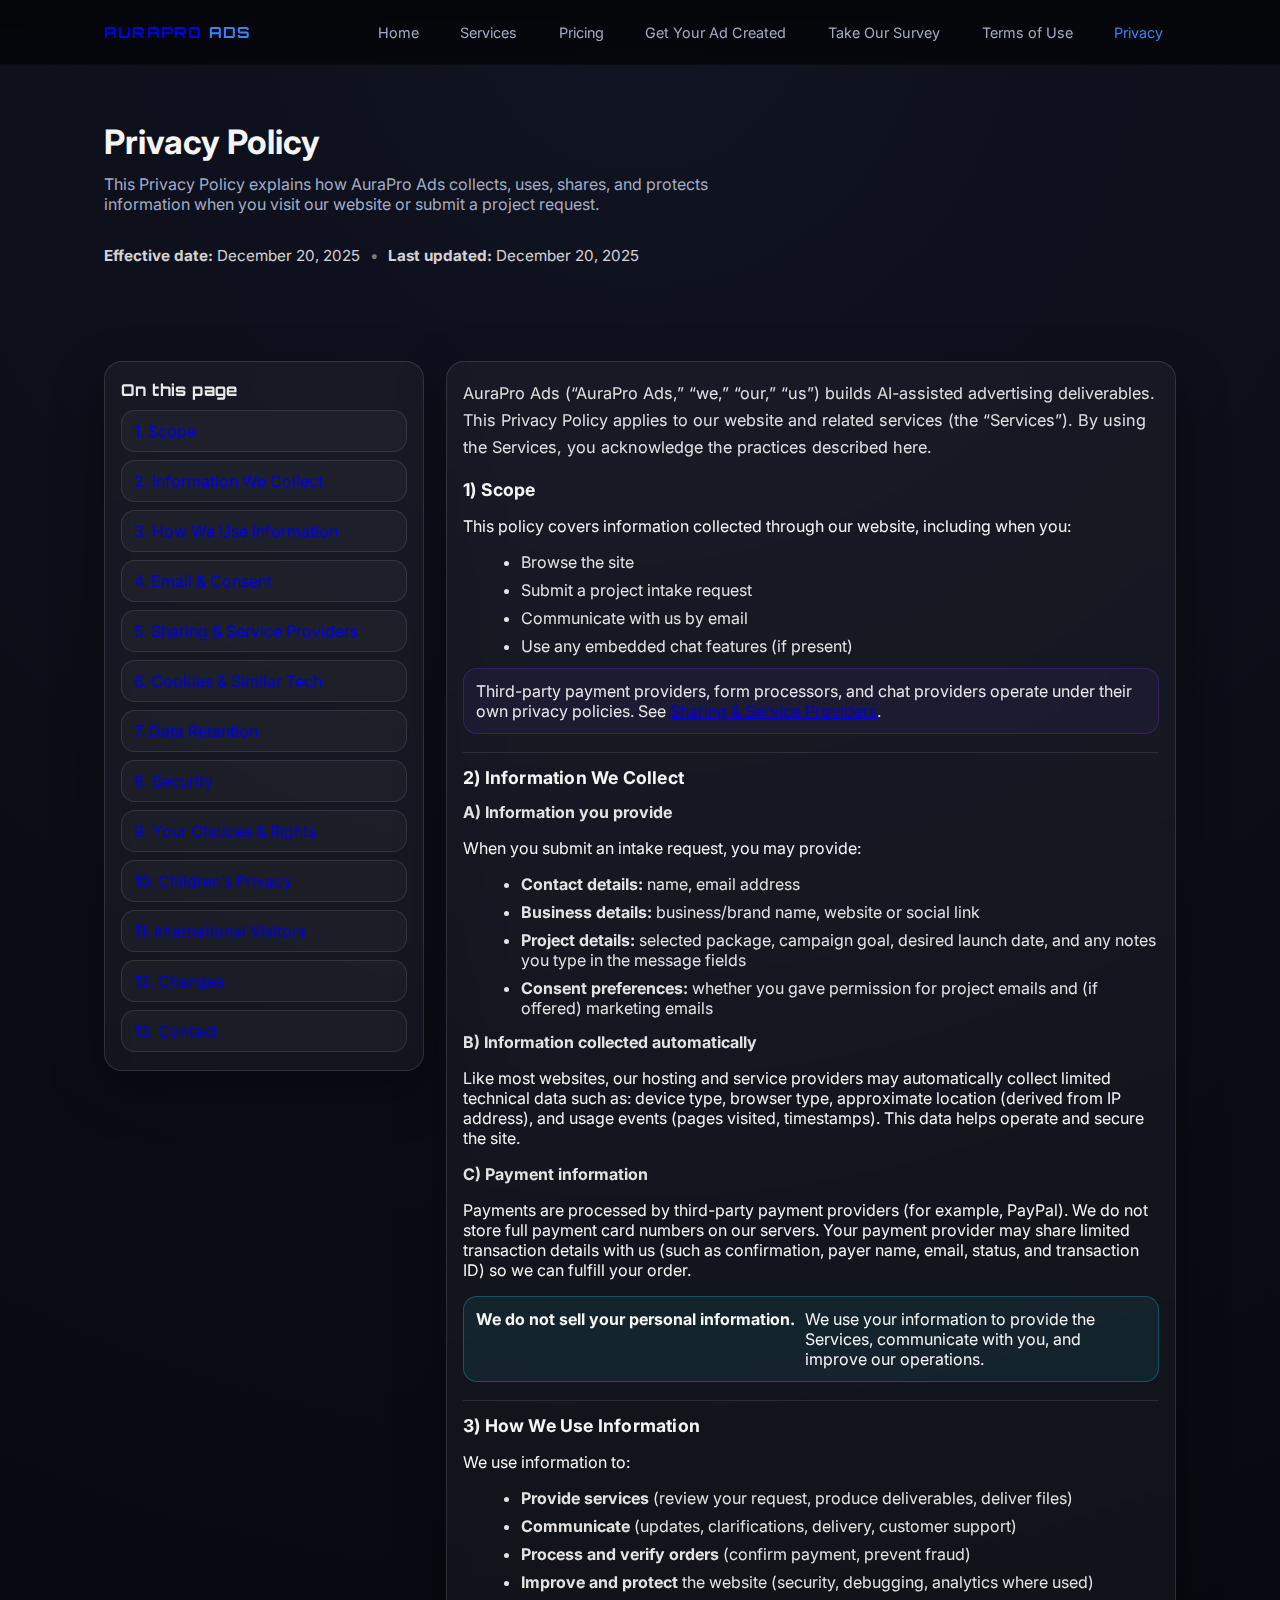
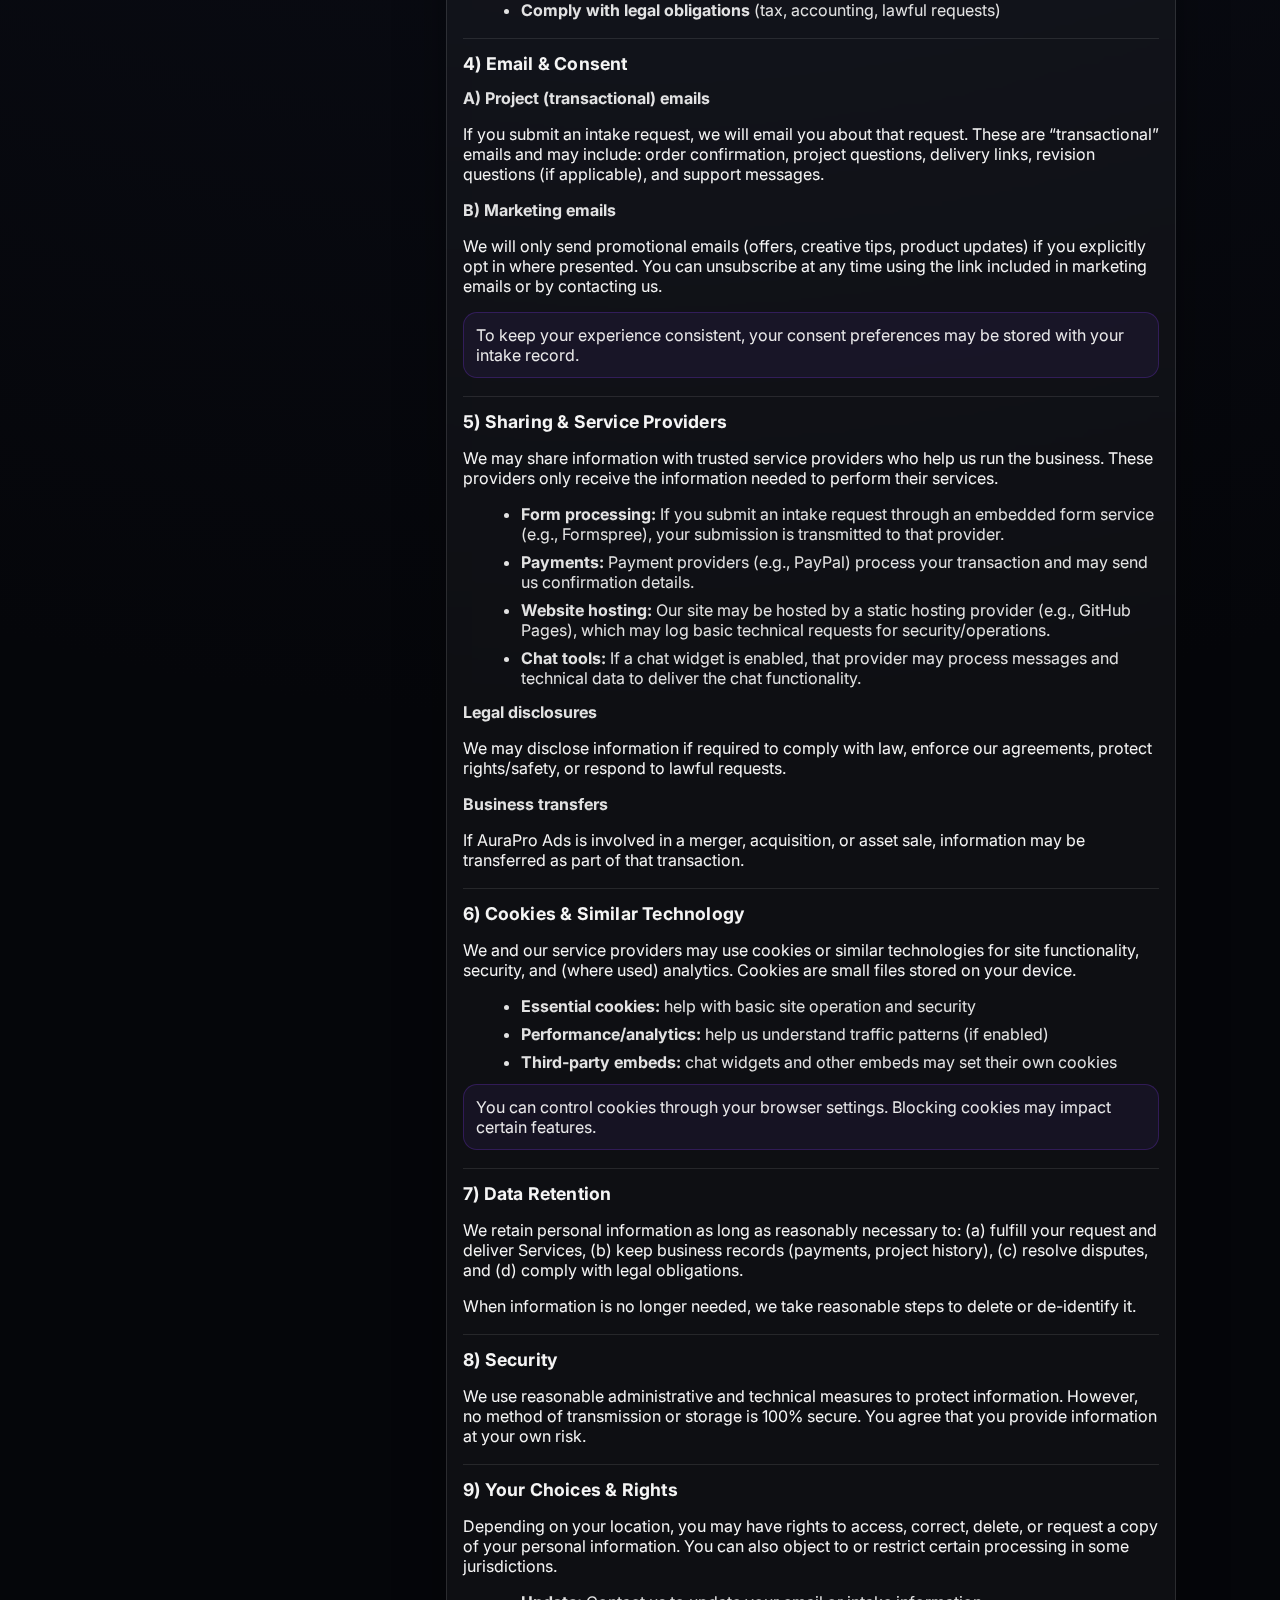
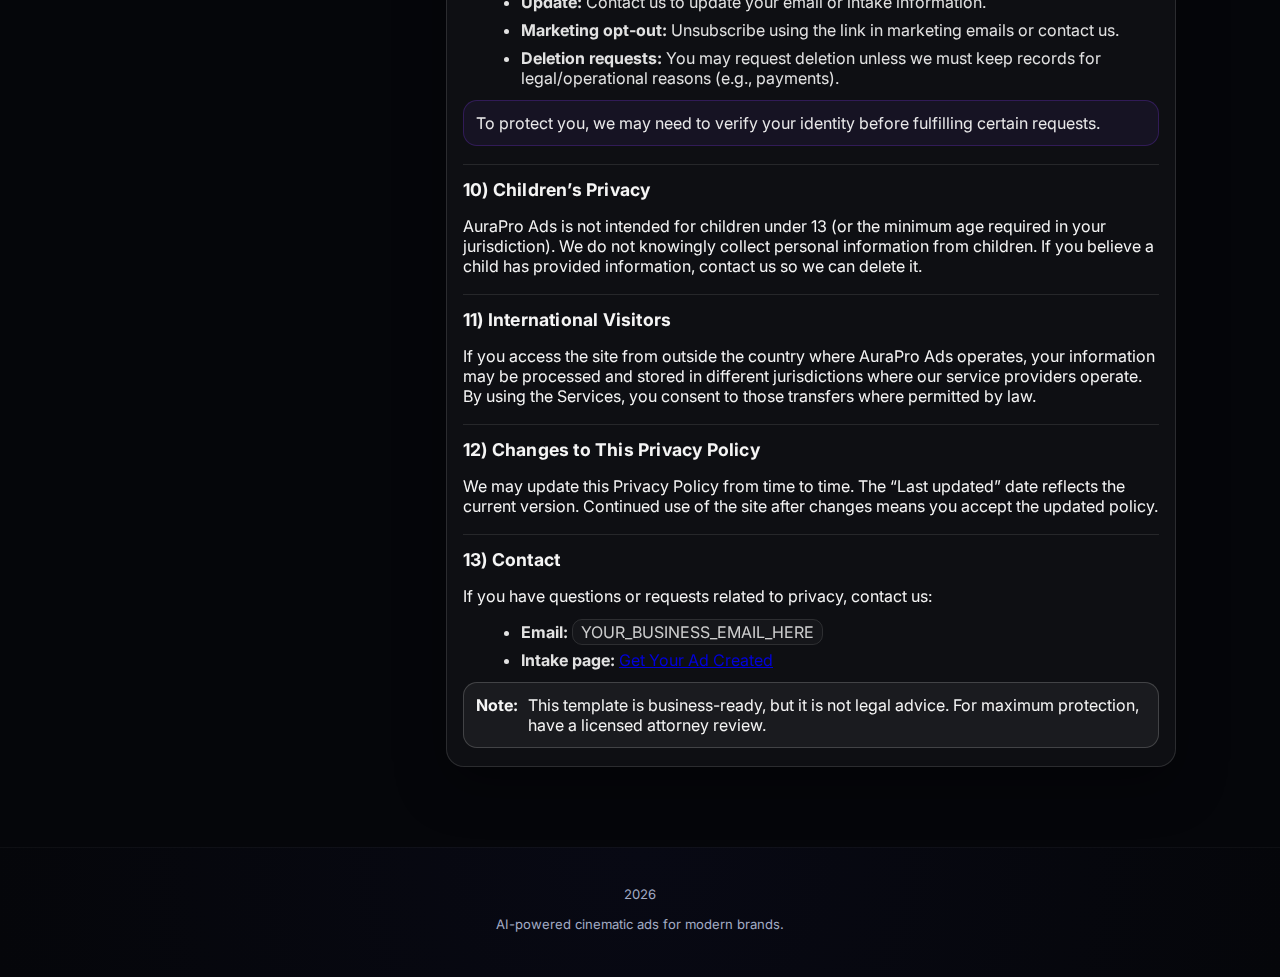
<file: privacy.html>
<!DOCTYPE html>
<html lang="en">
<head>
  <meta charset="UTF-8" />
  <meta name="viewport" content="width=device-width, initial-scale=1" />
  <title>Privacy Policy | AuraPro Ads</title>
  <link rel="stylesheet" href="styles.css" />
  <link rel="icon" type="image/png" href="favicon.png" />
  <link rel="preconnect" href="https://fonts.googleapis.com">
  <link rel="preconnect" href="https://fonts.gstatic.com" crossorigin>
  <link href="https://fonts.googleapis.com/css2?family=Inter:wght@300;400;600;700&family=Orbitron:wght@500;700&display=swap" rel="stylesheet">
</head>

<body class="privacy-page">
  <header class="site-header">
    <div class="container nav-container">
      <a href="index.html" class="logo">
        <span class="logo-main">AuraPro<span class="logo-accent"> Ads</span></span>
      </a>
      <nav class="main-nav">
        <a href="index.html" class="nav-link">Home</a>
        <a href="services.html" class="nav-link">Services</a>
        <a href="pricing.html" class="nav-link">Pricing</a>
        <a href="contact.html" class="nav-link">Get Your Ad Created</a>
        <a href="survey.html" class="nav-link">Take Our Survey</a>
        <a href="terms.html" class="nav-link">Terms of Use</a>
        <a href="privacy.html" class="nav-link active">Privacy</a>
      </nav>
    </div>
  </header>

  <main>
    <section class="section page-hero">
      <div class="container">
        <h1 class="page-title">Privacy Policy</h1>
        <p class="section-intro">
          This Privacy Policy explains how AuraPro Ads collects, uses, shares, and protects information when you visit our website
          or submit a project request.
        </p>

        <div class="privacy-meta">
          <span><strong>Effective date:</strong> <span id="effectiveDate">December 20, 2025</span></span>
          <span class="privacy-dot">•</span>
          <span><strong>Last updated:</strong> <span id="lastUpdated">December 20, 2025</span></span>
        </div>
      </div>
    </section>

    <section class="section">
      <div class="container privacy-shell">

        <aside class="privacy-toc" aria-label="Privacy table of contents">
          <div class="privacy-card">
            <h2 class="privacy-card-title">On this page</h2>
            <nav class="privacy-toc-links">
              <a href="#scope">1. Scope</a>
              <a href="#info">2. Information We Collect</a>
              <a href="#use">3. How We Use Information</a>
              <a href="#email">4. Email & Consent</a>
              <a href="#share">5. Sharing & Service Providers</a>
              <a href="#cookies">6. Cookies & Similar Tech</a>
              <a href="#retention">7. Data Retention</a>
              <a href="#security">8. Security</a>
              <a href="#rights">9. Your Choices & Rights</a>
              <a href="#children">10. Children’s Privacy</a>
              <a href="#international">11. International Visitors</a>
              <a href="#changes">12. Changes</a>
              <a href="#contact">13. Contact</a>
            </nav>
          </div>
        </aside>

        <article class="privacy-content">
          <div class="privacy-card">
            <p class="privacy-lead">
              AuraPro Ads (“AuraPro Ads,” “we,” “our,” “us”) builds AI-assisted advertising deliverables. This Privacy Policy
              applies to our website and related services (the “Services”). By using the Services, you acknowledge the practices
              described here.
            </p>

            <section class="privacy-section" id="scope">
              <h2>1) Scope</h2>
              <p>
                This policy covers information collected through our website, including when you:
              </p>
              <ul class="privacy-list">
                <li>Browse the site</li>
                <li>Submit a project intake request</li>
                <li>Communicate with us by email</li>
                <li>Use any embedded chat features (if present)</li>
              </ul>
              <p class="privacy-note">
                Third-party payment providers, form processors, and chat providers operate under their own privacy policies. See
                <a href="#share">Sharing & Service Providers</a>.
              </p>
            </section>

            <section class="privacy-section" id="info">
              <h2>2) Information We Collect</h2>

              <h3 class="privacy-h3">A) Information you provide</h3>
              <p>
                When you submit an intake request, you may provide:
              </p>
              <ul class="privacy-list">
                <li><strong>Contact details:</strong> name, email address</li>
                <li><strong>Business details:</strong> business/brand name, website or social link</li>
                <li><strong>Project details:</strong> selected package, campaign goal, desired launch date, and any notes you type in the message fields</li>
                <li><strong>Consent preferences:</strong> whether you gave permission for project emails and (if offered) marketing emails</li>
              </ul>

              <h3 class="privacy-h3">B) Information collected automatically</h3>
              <p>
                Like most websites, our hosting and service providers may automatically collect limited technical data such as:
                device type, browser type, approximate location (derived from IP address), and usage events (pages visited, timestamps).
                This data helps operate and secure the site.
              </p>

              <h3 class="privacy-h3">C) Payment information</h3>
              <p>
                Payments are processed by third-party payment providers (for example, PayPal). We do not store full payment card
                numbers on our servers. Your payment provider may share limited transaction details with us (such as confirmation,
                payer name, email, status, and transaction ID) so we can fulfill your order.
              </p>

              <div class="privacy-callout">
                <strong>We do not sell your personal information.</strong>
                <span>We use your information to provide the Services, communicate with you, and improve our operations.</span>
              </div>
            </section>

            <section class="privacy-section" id="use">
              <h2>3) How We Use Information</h2>
              <p>We use information to:</p>
              <ul class="privacy-list">
                <li><strong>Provide services</strong> (review your request, produce deliverables, deliver files)</li>
                <li><strong>Communicate</strong> (updates, clarifications, delivery, customer support)</li>
                <li><strong>Process and verify orders</strong> (confirm payment, prevent fraud)</li>
                <li><strong>Improve and protect</strong> the website (security, debugging, analytics where used)</li>
                <li><strong>Comply with legal obligations</strong> (tax, accounting, lawful requests)</li>
              </ul>
            </section>

            <section class="privacy-section" id="email">
              <h2>4) Email & Consent</h2>

              <h3 class="privacy-h3">A) Project (transactional) emails</h3>
              <p>
                If you submit an intake request, we will email you about that request. These are “transactional” emails and may include:
                order confirmation, project questions, delivery links, revision questions (if applicable), and support messages.
              </p>

              <h3 class="privacy-h3">B) Marketing emails</h3>
              <p>
                We will only send promotional emails (offers, creative tips, product updates) if you explicitly opt in where presented.
                You can unsubscribe at any time using the link included in marketing emails or by contacting us.
              </p>

              <p class="privacy-note">
                To keep your experience consistent, your consent preferences may be stored with your intake record.
              </p>
            </section>

            <section class="privacy-section" id="share">
              <h2>5) Sharing & Service Providers</h2>
              <p>
                We may share information with trusted service providers who help us run the business. These providers only receive the
                information needed to perform their services.
              </p>

              <ul class="privacy-list">
                <li><strong>Form processing:</strong> If you submit an intake request through an embedded form service (e.g., Formspree), your submission is transmitted to that provider.</li>
                <li><strong>Payments:</strong> Payment providers (e.g., PayPal) process your transaction and may send us confirmation details.</li>
                <li><strong>Website hosting:</strong> Our site may be hosted by a static hosting provider (e.g., GitHub Pages), which may log basic technical requests for security/operations.</li>
                <li><strong>Chat tools:</strong> If a chat widget is enabled, that provider may process messages and technical data to deliver the chat functionality.</li>
              </ul>

              <h3 class="privacy-h3">Legal disclosures</h3>
              <p>
                We may disclose information if required to comply with law, enforce our agreements, protect rights/safety, or respond to lawful requests.
              </p>

              <h3 class="privacy-h3">Business transfers</h3>
              <p>
                If AuraPro Ads is involved in a merger, acquisition, or asset sale, information may be transferred as part of that transaction.
              </p>
            </section>

            <section class="privacy-section" id="cookies">
              <h2>6) Cookies & Similar Technology</h2>
              <p>
                We and our service providers may use cookies or similar technologies for site functionality, security, and (where used) analytics.
                Cookies are small files stored on your device.
              </p>
              <ul class="privacy-list">
                <li><strong>Essential cookies:</strong> help with basic site operation and security</li>
                <li><strong>Performance/analytics:</strong> help us understand traffic patterns (if enabled)</li>
                <li><strong>Third-party embeds:</strong> chat widgets and other embeds may set their own cookies</li>
              </ul>
              <p class="privacy-note">
                You can control cookies through your browser settings. Blocking cookies may impact certain features.
              </p>
            </section>

            <section class="privacy-section" id="retention">
              <h2>7) Data Retention</h2>
              <p>
                We retain personal information as long as reasonably necessary to:
                (a) fulfill your request and deliver Services,
                (b) keep business records (payments, project history),
                (c) resolve disputes, and
                (d) comply with legal obligations.
              </p>
              <p>
                When information is no longer needed, we take reasonable steps to delete or de-identify it.
              </p>
            </section>

            <section class="privacy-section" id="security">
              <h2>8) Security</h2>
              <p>
                We use reasonable administrative and technical measures to protect information. However, no method of transmission or storage is 100% secure.
                You agree that you provide information at your own risk.
              </p>
            </section>

            <section class="privacy-section" id="rights">
              <h2>9) Your Choices & Rights</h2>
              <p>
                Depending on your location, you may have rights to access, correct, delete, or request a copy of your personal information.
                You can also object to or restrict certain processing in some jurisdictions.
              </p>
              <ul class="privacy-list">
                <li><strong>Update:</strong> Contact us to update your email or intake information.</li>
                <li><strong>Marketing opt-out:</strong> Unsubscribe using the link in marketing emails or contact us.</li>
                <li><strong>Deletion requests:</strong> You may request deletion unless we must keep records for legal/operational reasons (e.g., payments).</li>
              </ul>
              <p class="privacy-note">
                To protect you, we may need to verify your identity before fulfilling certain requests.
              </p>
            </section>

            <section class="privacy-section" id="children">
              <h2>10) Children’s Privacy</h2>
              <p>
                AuraPro Ads is not intended for children under 13 (or the minimum age required in your jurisdiction). We do not knowingly collect
                personal information from children. If you believe a child has provided information, contact us so we can delete it.
              </p>
            </section>

            <section class="privacy-section" id="international">
              <h2>11) International Visitors</h2>
              <p>
                If you access the site from outside the country where AuraPro Ads operates, your information may be processed and stored in different
                jurisdictions where our service providers operate. By using the Services, you consent to those transfers where permitted by law.
              </p>
            </section>

            <section class="privacy-section" id="changes">
              <h2>12) Changes to This Privacy Policy</h2>
              <p>
                We may update this Privacy Policy from time to time. The “Last updated” date reflects the current version. Continued use of the site
                after changes means you accept the updated policy.
              </p>
            </section>

            <section class="privacy-section" id="contact">
              <h2>13) Contact</h2>
              <p>
                If you have questions or requests related to privacy, contact us:
              </p>
              <ul class="privacy-list">
                <li><strong>Email:</strong> <span class="privacy-placeholder">YOUR_BUSINESS_EMAIL_HERE</span></li>
                <li><strong>Intake page:</strong> <a href="contact.html">Get Your Ad Created</a></li>
              </ul>

              <div class="privacy-callout privacy-callout-soft">
                <strong>Note:</strong>
                <span>This template is business-ready, but it is not legal advice. For maximum protection, have a licensed attorney review.</span>
              </div>
            </section>
          </div>
        </article>

      </div>
    </section>
  </main>

  <footer class="site-footer">
    <div class="container footer-inner">
      <p><span id="year"></span></p>
      <p class="footer-sub">AI-powered cinematic ads for modern brands.</p>
    </div>
    <script>
      document.getElementById('year').textContent = new Date().getFullYear();
    </script>
  </footer>
</body>
</html>
</file>
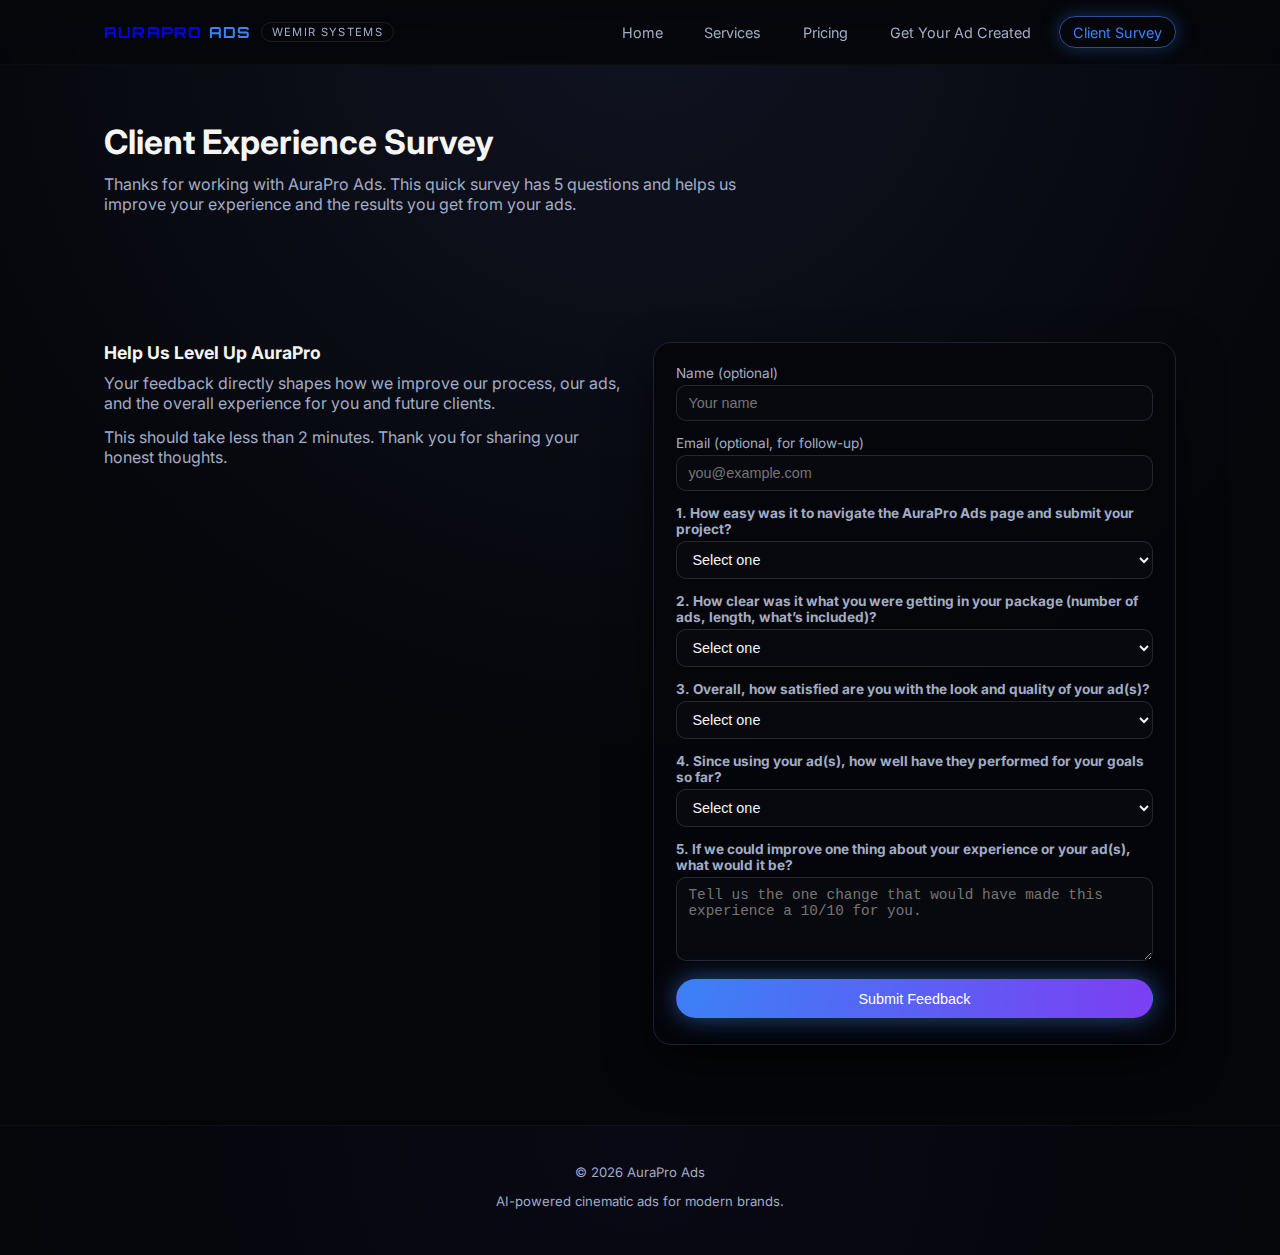
<file: survey.html>
<!DOCTYPE html>
<html lang="en">
<head>
  <meta charset="UTF-8">
  <meta name="viewport" content="width=device-width, initial-scale=1">
  <title>AuraPro Ads – Client Feedback Survey</title>
  <link rel="stylesheet" href="styles.css">
  <link rel="icon" type="image/png" href="favicon.png">
  <link rel="preconnect" href="https://fonts.googleapis.com">
  <link rel="preconnect" href="https://fonts.gstatic.com" crossorigin>
  <link href="https://fonts.googleapis.com/css2?family=Inter:wght@300;400;600;700&family=Orbitron:wght@500;700&display=swap" rel="stylesheet">
</head>
<body>
  <!-- Header / Nav -->
  <header class="site-header">
    <div class="container nav-container">
      <a href="index.html" class="logo">
        <span class="logo-main">AuraPro<span class="logo-accent"> Ads</span></span>
        <span class="logo-tag">WEMIR Systems</span>
      </a>
      <nav class="main-nav">
        <a href="index.html" class="nav-link">Home</a>
        <a href="services.html" class="nav-link">Services</a>
        <a href="pricing.html" class="nav-link">Pricing</a>
        <a href="contact.html" class="nav-link">Get Your Ad Created</a>
        <a href="survey.html" class="nav-link nav-cta active">Client Survey</a>
      </nav>
    </div>
  </header>

  <main>
    <!-- Hero -->
    <section class="section page-hero">
      <div class="container">
        <h1 class="page-title">Client Experience Survey</h1>
        <p class="section-intro">
          Thanks for working with AuraPro Ads. This quick survey has 5 questions and helps us improve your experience and the results you get from your ads.
        </p>
      </div>
    </section>

    <!-- Survey Form -->
    <section class="section">
      <div class="container">
        <div class="grid grid-2 contact-grid">
          <div>
            <h2 class="card-title">Help Us Level Up AuraPro</h2>
            <p class="card-body">
              Your feedback directly shapes how we improve our process, our ads, and the overall experience for you and future clients.
            </p>
            <p class="card-body">
              This should take less than 2 minutes. Thank you for sharing your honest thoughts.
            </p>
          </div>

          <div>
            <form
              class="form"
              id="survey-form"
              method="POST"
              action="https://formspree.io/f/manrpaol"
            >
              <!-- Basic Info (optional but helpful) -->
              <div class="form-group">
                <label for="name">Name (optional)</label>
                <input type="text" id="name" name="name" placeholder="Your name">
              </div>

              <div class="form-group">
                <label for="email">Email (optional, for follow-up)</label>
                <input type="email" id="email" name="email" placeholder="you@example.com">
              </div>

              <!-- Q1: Navigation Experience -->
              <div class="form-group">
                <label for="q1"><strong>1. How easy was it to navigate the AuraPro Ads page and submit your project?</strong></label>
                <select id="q1" name="navigation_ease" required>
                  <option value="">Select one</option>
                  <option value="1 - Very difficult">1 – Very difficult</option>
                  <option value="2 - Somewhat difficult">2 – Somewhat difficult</option>
                  <option value="3 - Neutral">3 – Neutral</option>
                  <option value="4 - Easy">4 – Easy</option>
                  <option value="5 - Very easy">5 – Very easy</option>
                </select>
              </div>

              <!-- Q2: Clarity of package / expectations -->
              <div class="form-group">
                <label for="q2"><strong>2. How clear was it what you were getting in your package (number of ads, length, what’s included)?</strong></label>
                <select id="q2" name="package_clarity" required>
                  <option value="">Select one</option>
                  <option value="1 - Very unclear">1 – Very unclear</option>
                  <option value="2 - Somewhat unclear">2 – Somewhat unclear</option>
                  <option value="3 - Neutral">3 – Neutral</option>
                  <option value="4 - Clear">4 – Clear</option>
                  <option value="5 - Very clear">5 – Very clear</option>
                </select>
              </div>

              <!-- Q3: Satisfaction with ad quality -->
              <div class="form-group">
                <label for="q3"><strong>3. Overall, how satisfied are you with the look and quality of your ad(s)?</strong></label>
                <select id="q3" name="ad_quality_satisfaction" required>
                  <option value="">Select one</option>
                  <option value="1 - Very dissatisfied">1 – Very dissatisfied</option>
                  <option value="2 - Somewhat dissatisfied">2 – Somewhat dissatisfied</option>
                  <option value="3 - Neutral">3 – Neutral</option>
                  <option value="4 - Satisfied">4 – Satisfied</option>
                  <option value="5 - Very satisfied">5 – Very satisfied</option>
                </select>
              </div>

              <!-- Q4: Results / performance -->
              <div class="form-group">
                <label for="q4"><strong>4. Since using your ad(s), how well have they performed for your goals so far?</strong></label>
                <select id="q4" name="ad_results" required>
                  <option value="">Select one</option>
                  <option value="Havent used yet">I haven’t used them yet</option>
                  <option value="Below expectations">Below my expectations</option>
                  <option value="Met expectations">Met my expectations</option>
                  <option value="Exceeded expectations">Exceeded my expectations</option>
                </select>
              </div>

              <!-- Q5: Main improvement -->
              <div class="form-group">
                <label for="q5"><strong>5. If we could improve one thing about your experience or your ad(s), what would it be?</strong></label>
                <textarea
                  id="q5"
                  name="improvement_suggestion"
                  rows="4"
                  placeholder="Tell us the one change that would have made this experience a 10/10 for you."
                  required
                ></textarea>
              </div>

              <button type="submit" class="btn btn-primary btn-full">
                Submit Feedback
              </button>
            </form>
          </div>
        </div>
      </div>
    </section>
  </main>

  <footer class="site-footer">
    <div class="container footer-inner">
      <p>© <span id="year"></span> AuraPro Ads</p>
      <p class="footer-sub">AI-powered cinematic ads for modern brands.</p>
    </div>
    <script>
      document.getElementById('year').textContent = new Date().getFullYear();
    </script>
  </footer>
</body>
</html>
</file>
<file: styles.css>
:root {
  --bg-main: #05060a;
  --bg-alt: #0b0d15;
  --card-bg: #101321;
  --border-subtle: #1c2133;
  --text-main: #f5f5f5;
  --text-muted: #a3acc5;
  --accent-red: #ff3366;
  --accent-blue: #3b82f6;
  --accent-purple: #7b3ff3;
  --shadow-soft: 0 18px 45px rgba(0, 0, 0, 0.6);
  --radius-lg: 18px;
  --radius-pill: 999px;
}
*,
*::before,
*::after {
  box-sizing: border-box;
}

html, body {
  margin: 0;
  padding: 0;
}

body {
  font-family: 'Inter', system-ui, -apple-system, BlinkMacSystemFont, 'Segoe UI', sans-serif;
  background: radial-gradient(circle at top, #101321 0, #05060a 55%);
  color: var(--text-main);
  min-height: 100vh;
}

/* Layout */

.container {
  width: 100%;
  max-width: 1120px;
  margin: 0 auto;
  padding: 0 1.5rem;
}

/* Header & Navigation */

.site-header {
  position: sticky;
  top: 0;
  z-index: 20;
  background: linear-gradient(to bottom, rgba(5, 6, 10, 0.98), rgba(5, 6, 10, 0.88));
  border-bottom: 1px solid rgba(255, 255, 255, 0.03);
  backdrop-filter: blur(16px);
}

.nav-container {
  display: flex;
  align-items: center;
  justify-content: space-between;
  height: 64px;
}

.logo {
  display: flex;
  align-items: center;
  gap: 0.6rem;
  text-decoration: none;
}

.logo-main {
  font-family: 'Orbitron', system-ui, sans-serif;
  font-weight: 700;
  letter-spacing: 0.08em;
  font-size: 0.95rem;
  text-transform: uppercase;
}

.logo-accent {
  color: var(--accent-blue);
}

.logo-tag {
  font-size: 0.7rem;
  border-radius: var(--radius-pill);
  padding: 0.15rem 0.6rem;
  border: 1px solid rgba(255, 255, 255, 0.09);
  text-transform: uppercase;
  letter-spacing: 0.12em;
  color: var(--text-muted);
}

.main-nav {
  display: flex;
  align-items: center;
  gap: 1rem;
}

.nav-link {
  text-decoration: none;
  font-size: 0.9rem;
  color: var(--text-muted);
  padding: 0.4rem 0.8rem;
  border-radius: var(--radius-pill);
  transition: color 0.15s ease, background 0.15s ease, transform 0.15s ease;
}

.nav-link:hover {
  color: var(--text-main);
  background: rgba(255, 255, 255, 0.04);
  transform: translateY(-1px);
}

.nav-link.active {
  color: var(--accent-blue);
}

.nav-cta {
  border: 1px solid rgba(59, 130, 246, 0.6);
  box-shadow: 0 0 18px rgba(59, 130, 246, 0.35);
}

/* Hero */

.hero {
  position: relative;
  padding: 5rem 0 4rem;
  overflow: hidden;
}

.hero-overlay {
  position: absolute;
  inset: -40%;
  background:
    radial-gradient(circle at top left, rgba(59, 130, 246, 0.20), transparent 55%),
    radial-gradient(circle at bottom right, rgba(255, 51, 102, 0.24), transparent 55%);
  opacity: 0.7;
  pointer-events: none;
}

.hero-content {
  position: relative;
}

.hero-text {
  max-width: 640px;
}

.hero-title {
  font-size: clamp(2.4rem, 4vw, 3.4rem);
  line-height: 1.1;
  margin: 0 0 1.25rem;
}

.neon-blue {
  color: var(--accent-blue);
  text-shadow: 0 0 18px rgba(59, 130, 246, 0.9);
}

.neon-red {
  color: var(--accent-red);
  text-shadow: 0 0 18px rgba(255, 51, 102, 0.9);
}

.hero-subtitle {
  margin: 0 0 1.8rem;
  color: var(--text-muted);
  max-width: 540px;
}

.hero-actions {
  display: flex;
  flex-wrap: wrap;
  gap: 0.75rem;
  margin-bottom: 1.5rem;
}

.hero-meta {
  display: flex;
  flex-wrap: wrap;
  gap: 0.5rem;
}

/* Buttons */

.btn {
  display: inline-flex;
  align-items: center;
  justify-content: center;
  border-radius: var(--radius-pill);
  padding: 0.65rem 1.4rem;
  font-size: 0.9rem;
  font-weight: 500;
  text-decoration: none;
  border: 1px solid transparent;
  cursor: pointer;
  transition: background 0.16s ease, color 0.16s ease, box-shadow 0.16s ease, transform 0.16s ease;
}

.btn-primary {
  background: radial-gradient(circle at top left, var(--accent-blue), var(--accent-purple));
  color: #ffffff;
  box-shadow: 0 0 24px rgba(59, 130, 246, 0.55);
}

.btn-primary:hover {
  transform: translateY(-1px) scale(1.01);
  box-shadow: 0 0 32px rgba(124, 58, 237, 0.7);
}

.btn-ghost {
  background: transparent;
  border: 1px solid rgba(255, 255, 255, 0.18);
  color: var(--text-main);
}

.btn-ghost:hover {
  background: rgba(255, 255, 255, 0.06);
}

.btn-outline {
  background: transparent;
  border: 1px solid rgba(255, 255, 255, 0.18);
  color: var(--text-main);
}

.btn-outline:hover {
  background: rgba(255, 255, 255, 0.05);
}

.btn-full {
  width: 100%;
}

/* Badges */

.badge {
  font-size: 0.75rem;
  padding: 0.25rem 0.75rem;
  border-radius: var(--radius-pill);
  border: 1px solid rgba(255, 255, 255, 0.18);
  color: var(--text-muted);
}

/* Sections */

.section {
  padding: 3rem 0;
}

.section-alt {
  background: radial-gradient(circle at top, #101321, #05060a);
}

.section-title {
  font-size: 1.6rem;
  margin: 0 0 0.75rem;
}

.section-intro {
  margin: 0 0 2rem;
  color: var(--text-muted);
  max-width: 640px;
}

/* Page Hero */

.page-hero {
  padding-top: 3.5rem;
}

.page-title {
  font-size: 2.1rem;
  margin: 0 0 0.75rem;
}

/* Grid */

.grid {
  display: grid;
  gap: 1.6rem;
}

.grid-2 {
  grid-template-columns: repeat(2, minmax(0, 1fr));
}

.grid-3 {
  grid-template-columns: repeat(3, minmax(0, 1fr));
}

/* Cards */

.card {
  background: radial-gradient(circle at top left, rgba(124, 58, 237, 0.12), rgba(16, 19, 33, 0.96));
  border-radius: var(--radius-lg);
  padding: 1.4rem 1.4rem 1.5rem;
  border: 1px solid var(--border-subtle);
  box-shadow: var(--shadow-soft);
}

.card-title {
  font-size: 1.1rem;
  margin: 0 0 0.6rem;
}

.card-body {
  margin: 0 0 0.9rem;
  color: var(--text-muted);
}

/* Steps */

.steps {
  display: grid;
  grid-template-columns: repeat(3, minmax(0, 1fr));
  gap: 1.6rem;
}

.step {
  background: rgba(11, 13, 21, 0.95);
  border-radius: var(--radius-lg);
  padding: 1.4rem;
  border: 1px solid var(--border-subtle);
}

.step-badge {
  width: 32px;
  height: 32px;
  border-radius: 999px;
  display: inline-flex;
  align-items: center;
  justify-content: center;
  font-size: 0.8rem;
  background: radial-gradient(circle at top left, var(--accent-blue), var(--accent-purple));
  box-shadow: 0 0 14px rgba(59, 130, 246, 0.7);
  margin-bottom: 0.6rem;
}

.step-title {
  margin: 0 0 0.4rem;
}

.step-body {
  margin: 0;
  color: var(--text-muted);
}

/* Pricing Cards */

.card-price {
  position: relative;
}

.card-price .price {
  font-size: 1.6rem;
  font-weight: 700;
  margin: 0 0 0.6rem;
}

.card-highlight {
  border-color: rgba(59, 130, 246, 0.7);
  box-shadow: 0 0 28px rgba(59, 130, 246, 0.45);
}

.pricing-preview .card-price {
  text-align: left;
}

.pricing-grid {
  margin-bottom: 2.4rem;
}

/* Lists */

.list {
  list-style: none;
  padding: 0;
  margin: 0 0 1.1rem;
}

.list li {
  font-size: 0.9rem;
  color: var(--text-muted);
  margin-bottom: 0.4rem;
}

.list-inline li {
  margin-bottom: 0.2rem;
}

/* Retainer Section */

.retainer {
  margin-top: 2.5rem;
  padding-top: 2rem;
  border-top: 1px solid rgba(255, 255, 255, 0.06);
}

.retainer-price {
  font-size: 1.4rem;
  margin: 0 0 0.6rem;
}

/* Contact / Form */

.contact-grid {
  align-items: flex-start;
}

.form {
  background: rgba(5, 6, 10, 0.85);
  border-radius: var(--radius-lg);
  padding: 1.4rem 1.4rem 1.6rem;
  border: 1px solid var(--border-subtle);
  box-shadow: var(--shadow-soft);
}

.form-group {
  margin-bottom: 0.9rem;
}

label {
  display: block;
  font-size: 0.85rem;
  margin-bottom: 0.25rem;
  color: var(--text-muted);
}

input,
select,
textarea {
  width: 100%;
  padding: 0.55rem 0.7rem;
  border-radius: 10px;
  border: 1px solid rgba(255, 255, 255, 0.12);
  background: rgba(8, 9, 16, 0.95);
  color: var(--text-main);
  font-size: 0.9rem;
  outline: none;
  transition: border 0.15s ease, box-shadow 0.15s ease, background 0.15s ease;
}

input:focus,
select:focus,
textarea:focus {
  border-color: rgba(59, 130, 246, 0.7);
  box-shadow: 0 0 0 1px rgba(59, 130, 246, 0.4);
  background: #05060a;
}

/* Centered Helper */

.centered {
  display: flex;
  justify-content: center;
  margin-top: 1.4rem;
}

/* Footer */

.site-footer {
  border-top: 1px solid rgba(255, 255, 255, 0.04);
  padding: 1.6rem 0 2rem;
  margin-top: 2rem;
  background: radial-gradient(circle at top, #080914, #05060a);
}

.footer-inner {
  text-align: center;
  font-size: 0.82rem;
  color: var(--text-muted);
}

.footer-sub {
  margin-top: 0.3rem;
}

/* Responsive */

@media (max-width: 900px) {
  .grid-3 {
    grid-template-columns: repeat(2, minmax(0, 1fr));
  }

  .steps {
    grid-template-columns: 1fr;
  }
}

@media (max-width: 720px) {
  .nav-container {
    flex-direction: column;
    align-items: flex-start;
    gap: 0.4rem;
    height: auto;
    padding-top: 0.5rem;
    padding-bottom: 0.5rem;
  }

  .main-nav {
    width: 100%;
    justify-content: flex-start;
    flex-wrap: wrap;
  }

  .hero {
    padding-top: 3.8rem;
  }

  .grid-2,
  .grid-3 {
    grid-template-columns: 1fr;
  }

  .hero-text {
    max-width: 100%;
  }
}

@media (max-width: 480px) {
  .hero-actions {
    flex-direction: column;
  }

  .nav-link {
    padding-inline: 0.5rem;
  }
}
/* Tabs row */
.gen-tabs{
  display:flex;
  gap:10px;
  margin:14px 0 12px;
  padding:6px;
  border-radius: 999px;
  border: 1px solid rgba(255,255,255,.14);
  background: rgba(255,255,255,.06);
  backdrop-filter: blur(10px);
}

/* Tab button base */
.gen-tab{
  flex:1;
  position:relative;
  padding:10px 14px;
  border-radius: 999px;
  border: 1px solid transparent;
  background: transparent;
  color: rgba(255,255,255,.85);
  cursor:pointer;
  font-weight:700;
  letter-spacing:.2px;
  transition: transform .15s ease, background .2s ease, color .2s ease, border-color .2s ease;
}

/* Hover */
.gen-tab:hover{
  transform: translateY(-1px);
  color:#fff;
  background: rgba(255,255,255,.08);
}

/* Active = neon pill */
.gen-tab.active{
  color:#fff;
  border-color: rgba(90,135,255,.45);
  background: linear-gradient(90deg, rgba(90,135,255,.28), rgba(255,46,123,.18));
  box-shadow: 0 10px 30px rgba(0,0,0,.35), 0 0 0 2px rgba(90,135,255,.12) inset;
}

/* Small glow accent */
.gen-tab.active::after{
  content:"";
  position:absolute;
  inset:-2px;
  border-radius:999px;
  background: radial-gradient(circle at 20% 50%, rgba(90,135,255,.35), transparent 55%),
              radial-gradient(circle at 80% 50%, rgba(255,46,123,.25), transparent 55%);
  pointer-events:none;
  filter: blur(10px);
  opacity:.9;
  z-index:-1;
}
/* ================================
   TERMS PAGE (AuraPro Ads)
   Paste near the bottom of styles.css
================================ */

.terms-page .terms-meta{
  display:flex;
  flex-wrap:wrap;
  gap:10px;
  align-items:center;
  margin-top: 10px;
  opacity: .85;
  font-size: .95rem;
}

.terms-page .terms-dot{ opacity:.55; }

.terms-page .terms-shell{
  display:grid;
  grid-template-columns: 320px 1fr;
  gap: 22px;
  align-items:start;
}

/* Responsive layout */
@media (max-width: 980px){
  .terms-page .terms-shell{
    grid-template-columns: 1fr;
  }
  .terms-page .terms-toc{
    position: static;
    top: auto;
  }
}

.terms-page .terms-toc{
  position: sticky;
  top: 92px; /* keeps it below your header */
}

.terms-page .terms-card{
  border: 1px solid rgba(255,255,255,.12);
  background: rgba(255,255,255,.04);
  border-radius: 18px;
  padding: 18px 16px;
  backdrop-filter: blur(10px);
  -webkit-backdrop-filter: blur(10px);
  box-shadow: 0 18px 50px rgba(0,0,0,.35);
}

.terms-page .terms-card-title{
  font-family: "Orbitron", "Inter", system-ui, sans-serif;
  letter-spacing: .4px;
  margin: 0 0 10px;
  font-size: 1.02rem;
  opacity: .95;
}

.terms-page .terms-toc-links{
  display:flex;
  flex-direction:column;
  gap: 8px;
}

.terms-page .terms-toc-links a{
  text-decoration:none;
  padding: 10px 12px;
  border-radius: 14px;
  border: 1px solid rgba(255,255,255,.10);
  background: rgba(255,255,255,.03);
  transition: transform .12s ease, border-color .12s ease, background .12s ease;
}

.terms-page .terms-toc-links a:hover{
  transform: translateY(-1px);
  border-color: rgba(255,255,255,.22);
  background: rgba(255,255,255,.05);
}

.terms-page .terms-content .terms-lead{
  font-size: 1.02rem;
  line-height: 1.65;
  opacity: .9;
  margin-top: 0;
}

.terms-page .terms-section{
  margin-top: 18px;
  padding-top: 14px;
  border-top: 1px solid rgba(255,255,255,.10);
}

.terms-page .terms-section:first-of-type{
  border-top: 0;
  padding-top: 0;
}

.terms-page .terms-section h2{
  margin: 0 0 8px;
  font-size: 1.1rem;
  letter-spacing: .2px;
}

.terms-page .terms-list{
  margin: 10px 0 0 18px;
}

.terms-page .terms-list li{
  margin: 8px 0;
  opacity: .92;
}

.terms-page .terms-note{
  margin-top: 12px;
  padding: 12px 12px;
  border-radius: 14px;
  border: 1px solid rgba(124,58,237,.28);
  background: rgba(124,58,237,.08);
  opacity: .95;
}

.terms-page .terms-callout{
  margin-top: 12px;
  padding: 12px 12px;
  border-radius: 14px;
  border: 1px solid rgba(34,211,238,.28);
  background: rgba(34,211,238,.08);
  display:flex;
  gap: 10px;
  align-items:flex-start;
}

.terms-page .terms-callout strong{
  white-space: nowrap;
}

.terms-page .terms-callout-soft{
  border-color: rgba(255,255,255,.18);
  background: rgba(255,255,255,.05);
}

.terms-page .terms-legal{
  opacity: .9;
  letter-spacing: .1px;
}

.terms-page .terms-placeholder{
  opacity: .9;
  padding: 2px 8px;
  border-radius: 10px;
  border: 1px solid rgba(255,255,255,.12);
  background: rgba(255,255,255,.04);
}
/* ================================
   PRIVACY PAGE (AuraPro Ads)
   Paste near the bottom of styles.css
================================ */

.privacy-page .privacy-meta{
  display:flex;
  flex-wrap:wrap;
  gap:10px;
  align-items:center;
  margin-top: 10px;
  opacity: .85;
  font-size: .95rem;
}

.privacy-page .privacy-dot{ opacity:.55; }

.privacy-page .privacy-shell{
  display:grid;
  grid-template-columns: 320px 1fr;
  gap: 22px;
  align-items:start;
}

/* Responsive layout */
@media (max-width: 980px){
  .privacy-page .privacy-shell{
    grid-template-columns: 1fr;
  }
  .privacy-page .privacy-toc{
    position: static;
    top: auto;
  }
}

.privacy-page .privacy-toc{
  position: sticky;
  top: 92px; /* keeps it below your header */
}

.privacy-page .privacy-card{
  border: 1px solid rgba(255,255,255,.12);
  background: rgba(255,255,255,.04);
  border-radius: 18px;
  padding: 18px 16px;
  backdrop-filter: blur(10px);
  -webkit-backdrop-filter: blur(10px);
  box-shadow: 0 18px 50px rgba(0,0,0,.35);
}

.privacy-page .privacy-card-title{
  font-family: "Orbitron", "Inter", system-ui, sans-serif;
  letter-spacing: .4px;
  margin: 0 0 10px;
  font-size: 1.02rem;
  opacity: .95;
}

.privacy-page .privacy-toc-links{
  display:flex;
  flex-direction:column;
  gap: 8px;
}

.privacy-page .privacy-toc-links a{
  text-decoration:none;
  padding: 10px 12px;
  border-radius: 14px;
  border: 1px solid rgba(255,255,255,.10);
  background: rgba(255,255,255,.03);
  transition: transform .12s ease, border-color .12s ease, background .12s ease;
}

.privacy-page .privacy-toc-links a:hover{
  transform: translateY(-1px);
  border-color: rgba(255,255,255,.22);
  background: rgba(255,255,255,.05);
}

.privacy-page .privacy-lead{
  font-size: 1.02rem;
  line-height: 1.65;
  opacity: .9;
  margin-top: 0;
}

.privacy-page .privacy-section{
  margin-top: 18px;
  padding-top: 14px;
  border-top: 1px solid rgba(255,255,255,.10);
}

.privacy-page .privacy-section:first-of-type{
  border-top: 0;
  padding-top: 0;
}

.privacy-page .privacy-section h2{
  margin: 0 0 8px;
  font-size: 1.1rem;
  letter-spacing: .2px;
}

.privacy-page .privacy-h3{
  margin: 14px 0 6px;
  font-size: 1rem;
  opacity: .92;
}

.privacy-page .privacy-list{
  margin: 10px 0 0 18px;
}

.privacy-page .privacy-list li{
  margin: 8px 0;
  opacity: .92;
}

.privacy-page .privacy-note{
  margin-top: 12px;
  padding: 12px 12px;
  border-radius: 14px;
  border: 1px solid rgba(124,58,237,.28);
  background: rgba(124,58,237,.08);
  opacity: .95;
}

.privacy-page .privacy-callout{
  margin-top: 12px;
  padding: 12px 12px;
  border-radius: 14px;
  border: 1px solid rgba(34,211,238,.28);
  background: rgba(34,211,238,.08);
  display:flex;
  gap: 10px;
  align-items:flex-start;
}

.privacy-page .privacy-callout strong{
  white-space: nowrap;
}

.privacy-page .privacy-callout-soft{
  border-color: rgba(255,255,255,.18);
  background: rgba(255,255,255,.05);
}

.privacy-page .privacy-placeholder{
  opacity: .9;
  padding: 2px 8px;
  border-radius: 10px;
  border: 1px solid rgba(255,255,255,.12);
  background: rgba(255,255,255,.04);
}
/* ===== Video Modal ===== */
.video-modal{
  position: fixed;
  inset: 0;
  display: none;
  z-index: 9999;
}

.video-modal[aria-hidden="false"]{
  display: block;
}

.video-backdrop{
  position:absolute;
  inset:0;
  background: rgba(0,0,0,.72);
  backdrop-filter: blur(6px);
}

.video-dialog{
  position: relative;
  max-width: 980px;
  width: min(980px, 92vw);
  margin: 8vh auto 0;
  border-radius: 18px;
  background: rgba(10,12,20,.92);
  border: 1px solid rgba(255,255,255,.14);
  box-shadow: 0 28px 120px rgba(0,0,0,.55);
  overflow: hidden;
}

.video-header{
  padding: 14px 16px;
  border-bottom: 1px solid rgba(255,255,255,.10);
  display:flex;
  align-items:center;
  justify-content:space-between;
}

.video-title{
  font-weight: 700;
  color: rgba(238,244,255,.92);
}

.video-close{
  position: absolute;
  top: 10px;
  right: 12px;
  width: 38px;
  height: 38px;
  border-radius: 999px;
  border: 1px solid rgba(255,255,255,.14);
  background: rgba(255,255,255,.06);
  color: rgba(238,244,255,.92);
  cursor: pointer;
}

.video-player{
  width: 100%;
  height: auto;
  display:block;
  background: #000;
}

/* ===== Responsive behavior ===== */
@media (max-width: 980px){
  .hero-grid{
    grid-template-columns: 1fr;
    gap: 18px;
  }

  /* On mobile/tablet: showcase becomes a horizontal scroll strip */
  .showcase-grid{
    grid-auto-flow: column;
    grid-auto-columns: minmax(260px, 1fr);
    overflow-x: auto;
    padding-bottom: 6px;
    scroll-snap-type: x mandatory;
  }

  .showcase-card{
    scroll-snap-align: start;
  }
}
</file>
